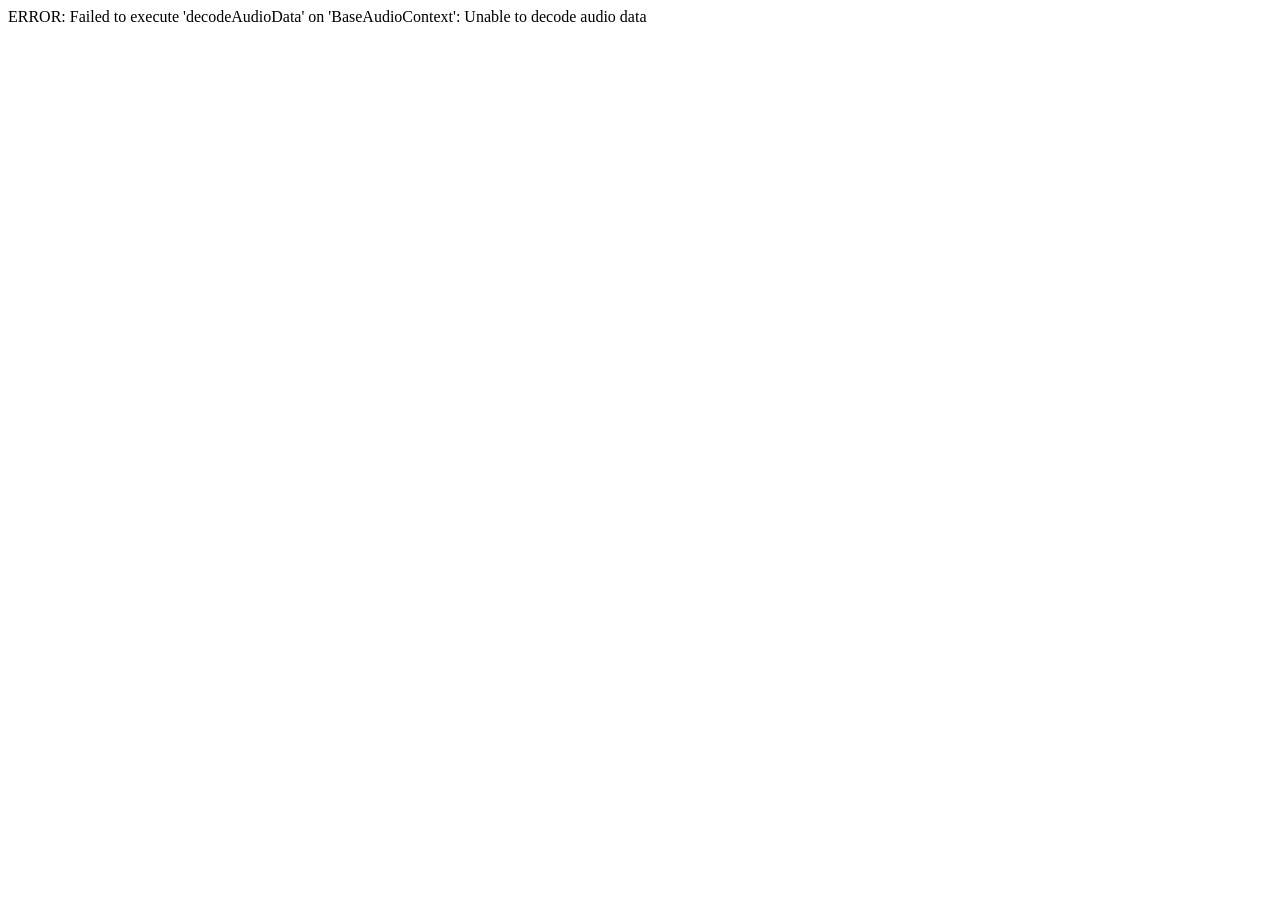
<file: inspect_audio.html>
<!DOCTYPE html>
<html>
<body>
<script src="locucao_base64.js"></script>
<div id="output">Processing...</div>
<script>
async function run() {
  try {
    const AudioContext = window.AudioContext || window.webkitAudioContext;
    const ctx = new AudioContext();
    const res = await fetch(window.USER_AUDIO_BASE64);
    const ab = await res.arrayBuffer();
    const audioBuf = await ctx.decodeAudioData(ab);
    
    const sampleRate = audioBuf.sampleRate;
    const duration = audioBuf.duration;
    const ch = audioBuf.getChannelData(0);

    // Analyze around 14s to 19s
    const stats = [];
    for (let t = 14.0; t <= 19.0; t += 0.2) {
      const idx = Math.floor(t * sampleRate);
      let maxAmp = 0;
      let sumSq = 0;
      const windowSize = Math.floor(0.2 * sampleRate);
      for (let i = 0; i < windowSize && idx + i < ch.length; i++) {
        const val = Math.abs(ch[idx + i]);
        if (val > maxAmp) maxAmp = val;
        sumSq += val * val;
      }
      const rms = Math.sqrt(sumSq / windowSize);
      stats.push({ t: t.toFixed(1), max: maxAmp.toFixed(3), rms: rms.toFixed(4) });
    }

    document.getElementById('output').innerText = JSON.stringify({
      duration: duration.toFixed(2),
      sampleRate: sampleRate,
      stats: stats
    });
  } catch (err) {
    document.getElementById('output').innerText = 'ERROR: ' + err.message;
  }
}
run();
</script>
</body>
</html>
</file>
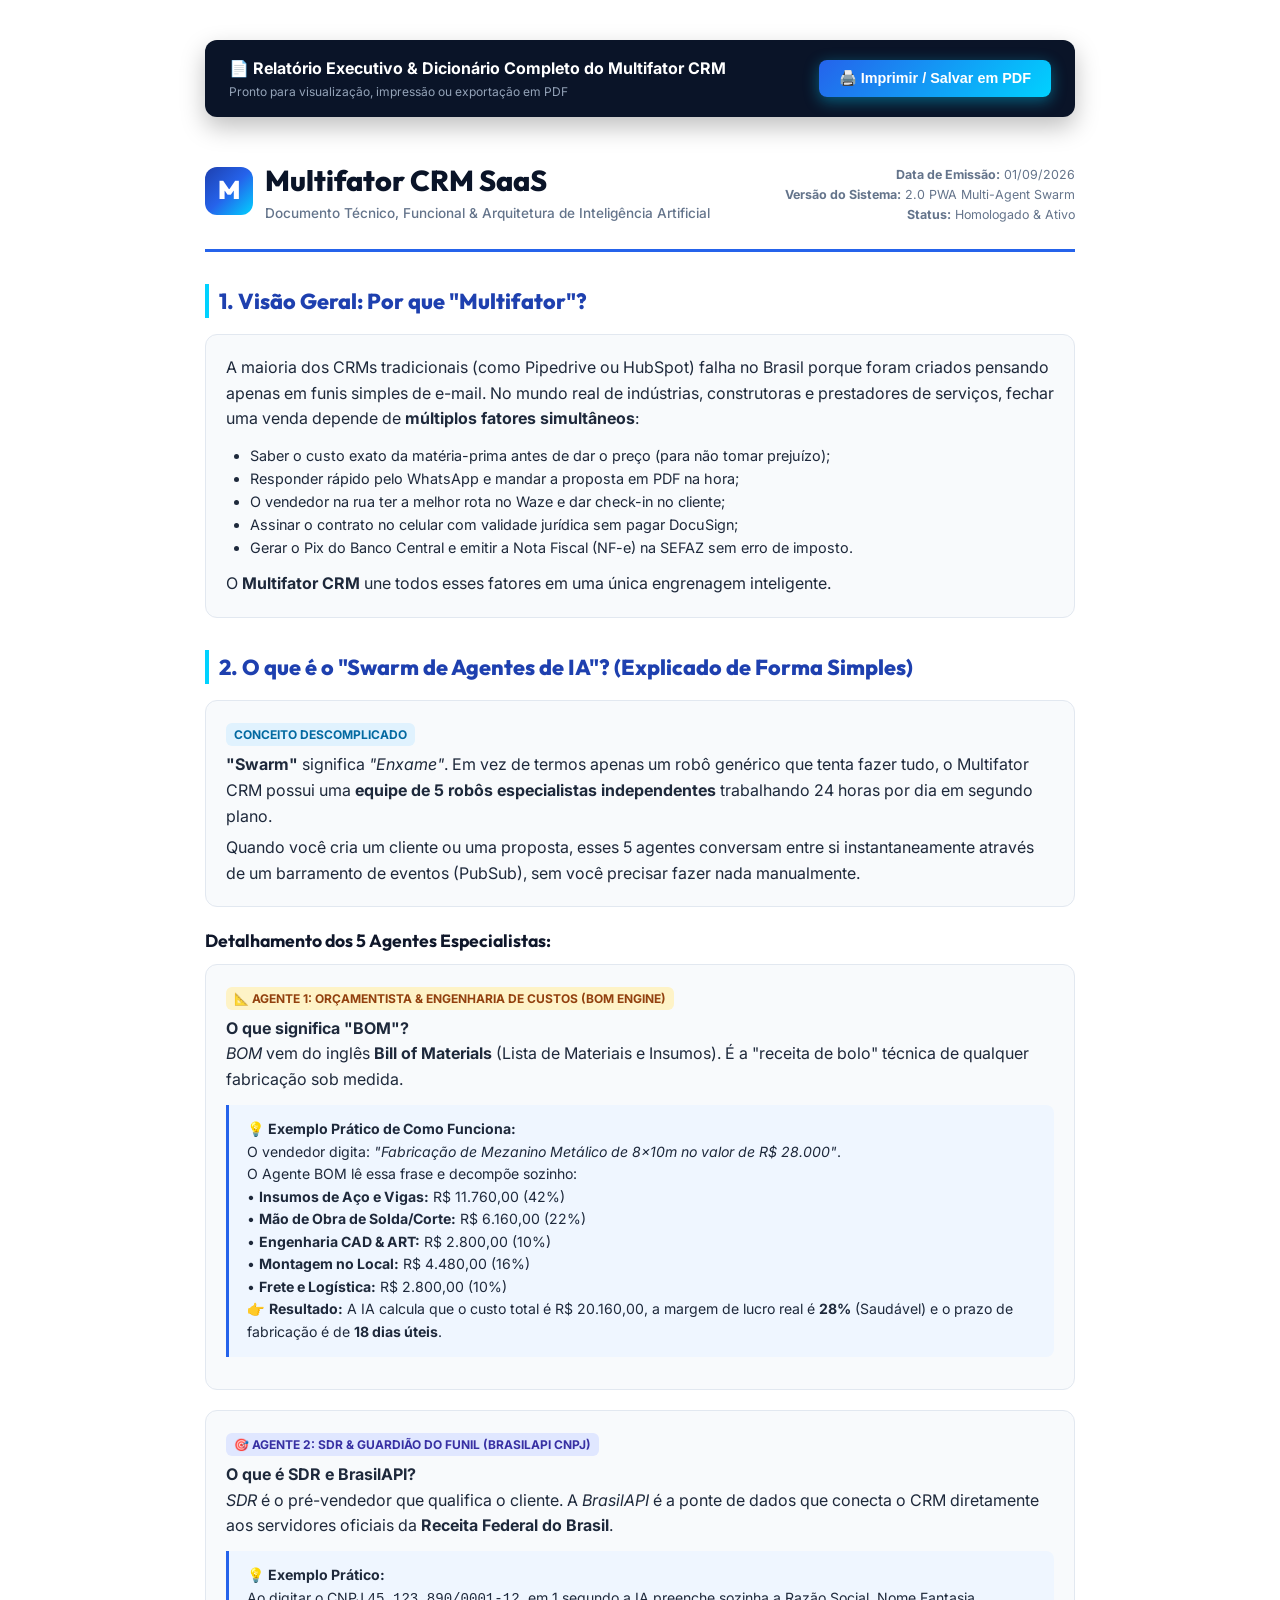
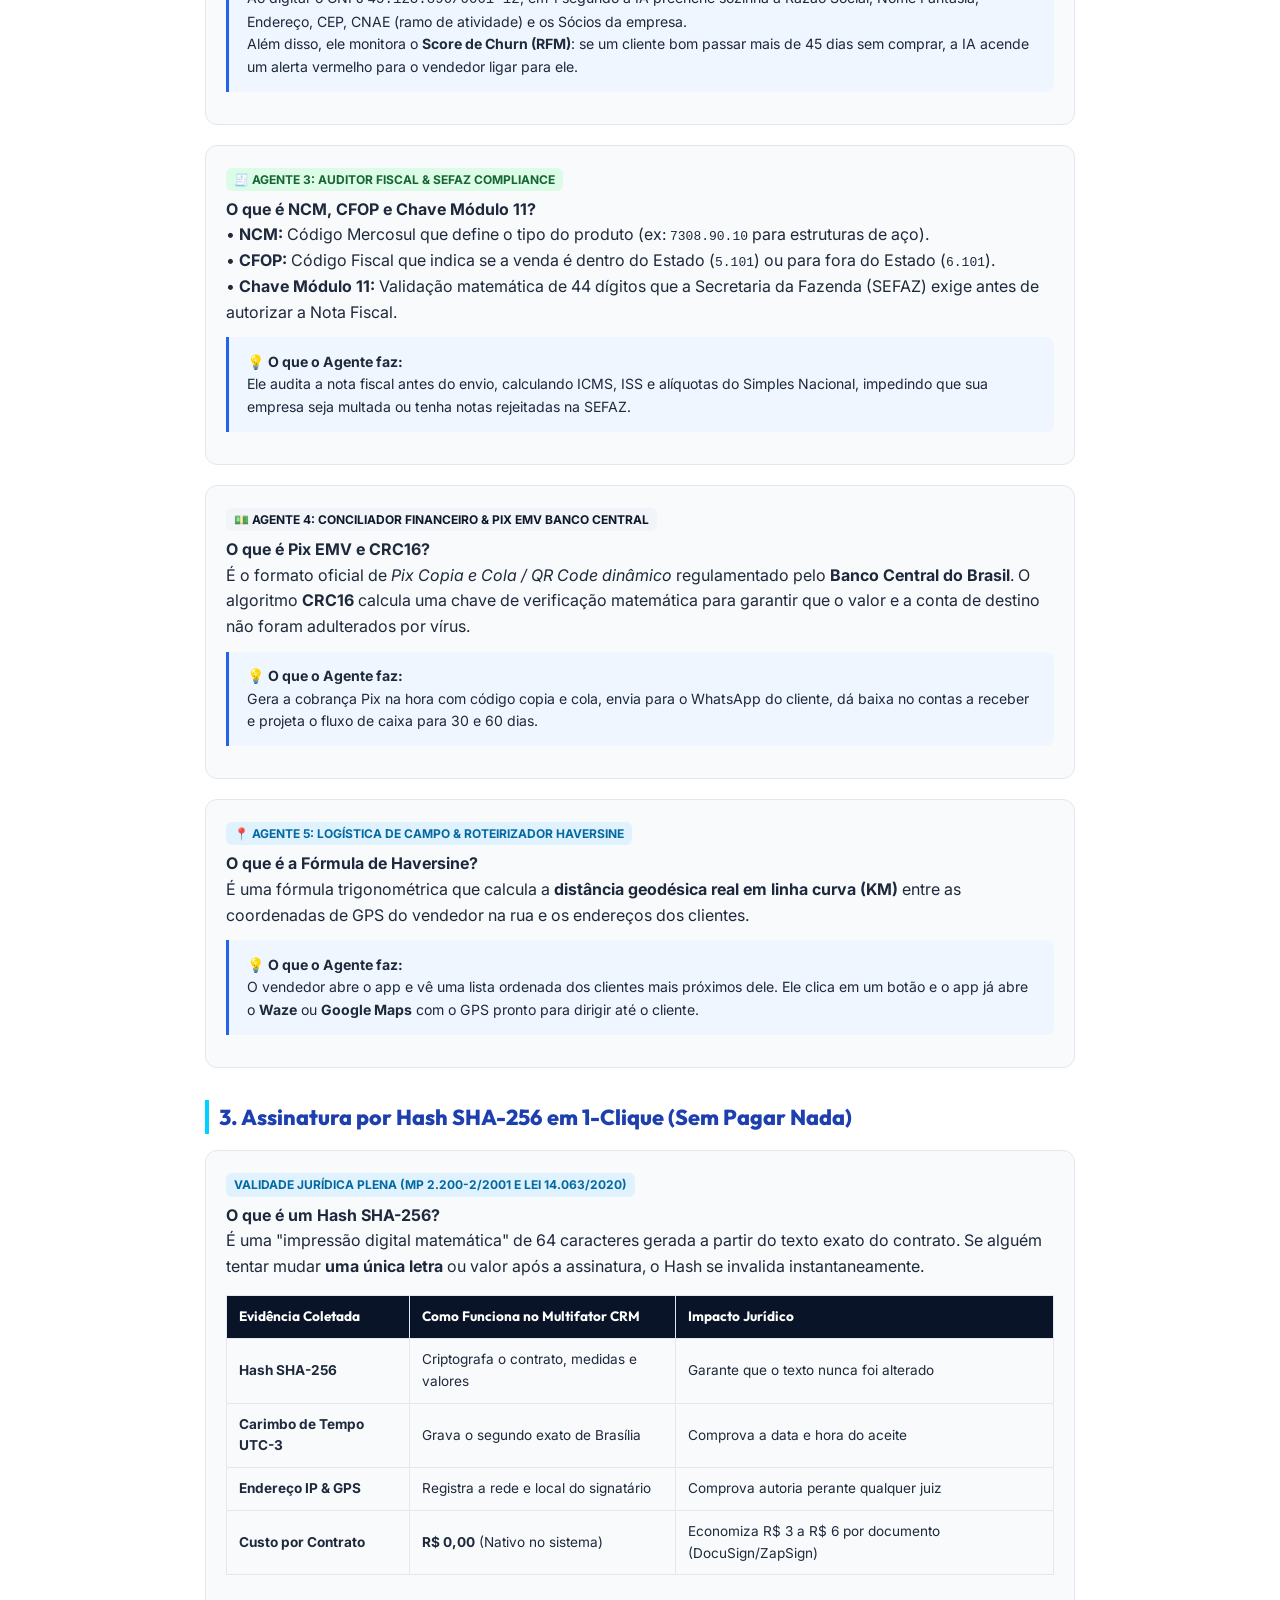
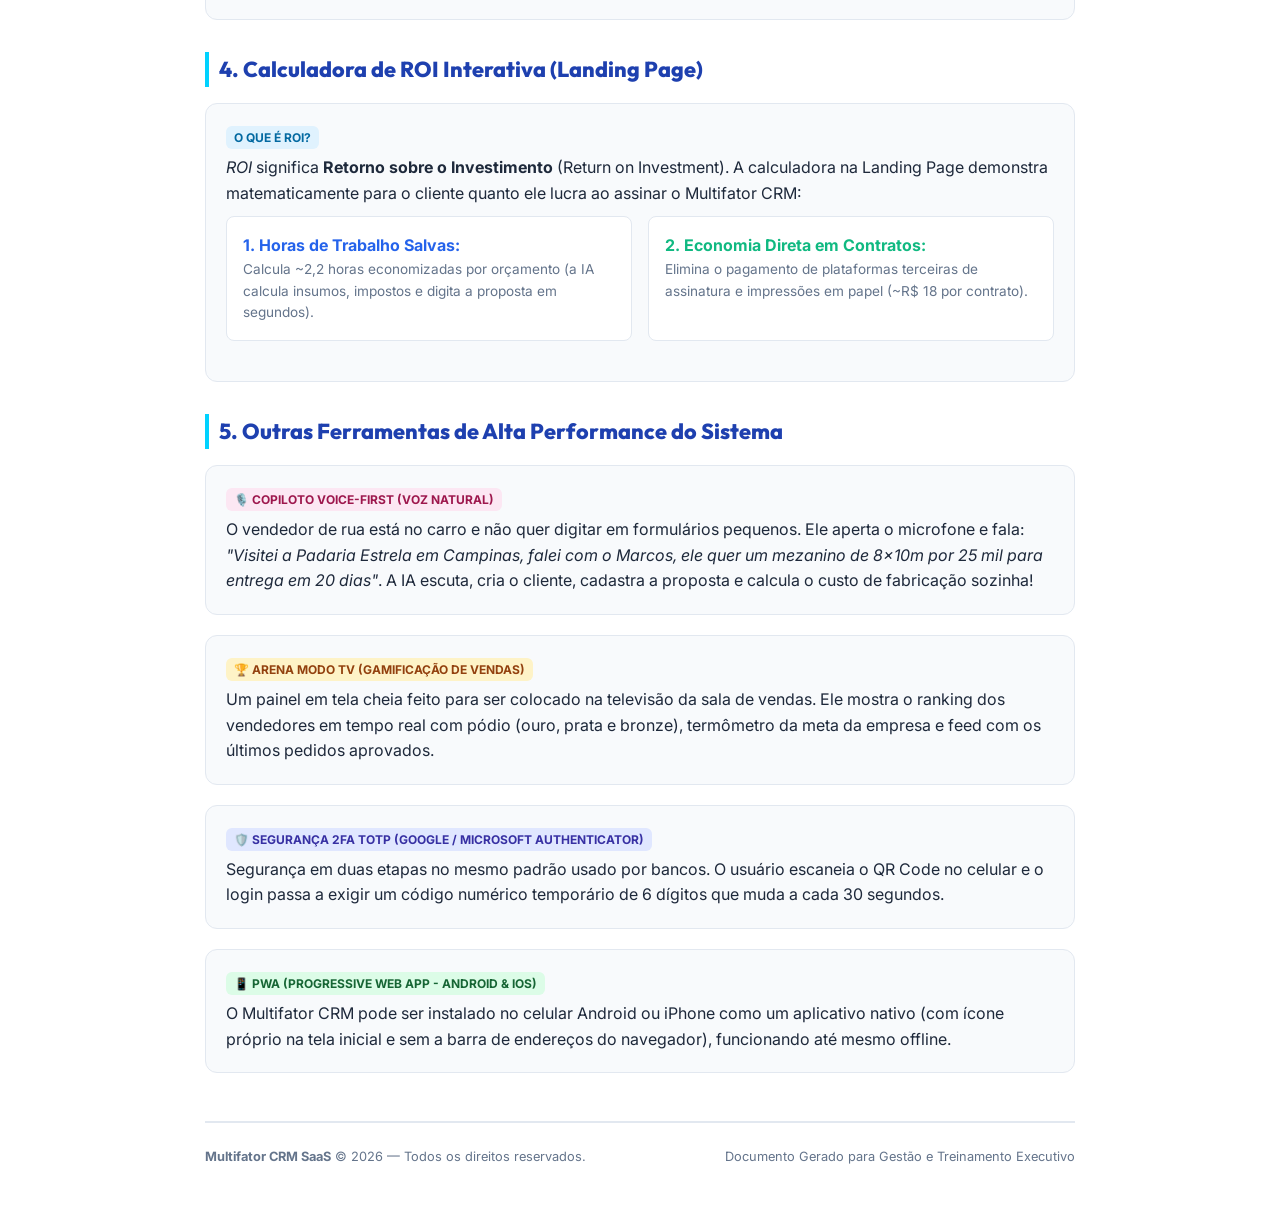
<file: relatorio_executivo_multifator_crm.html>
<!DOCTYPE html>
<html lang="pt-BR">
<head>
  <meta charset="UTF-8">
  <meta name="viewport" content="width=device-width, initial-scale=1.0">
  <title>Relatório Executivo & Manual Completo - Multifator CRM SaaS</title>
  
  <link rel="preconnect" href="https://fonts.googleapis.com">
  <link rel="preconnect" href="https://fonts.gstatic.com" crossorigin>
  <link href="https://fonts.googleapis.com/css2?family=Inter:wght@300;400;500;600;700;800&family=Outfit:wght@400;500;600;700;800;900&display=swap" rel="stylesheet">
  
  <style>
    :root {
      --primary: #1E40AF;
      --primary-dark: #0A1428;
      --accent-cyan: #00D2FF;
      --text-dark: #1E293B;
      --text-muted: #64748B;
      --bg-light: #F8FAFC;
      --border: #E2E8F0;
    }

    * { margin: 0; padding: 0; box-sizing: border-box; }
    
    body {
      font-family: 'Inter', sans-serif;
      color: var(--text-dark);
      background: #FFFFFF;
      line-height: 1.6;
      padding: 2.5rem;
      max-width: 950px;
      margin: 0 auto;
    }

    /* CONTROLES DE IMPRESSÃO / PDF */
    .no-print-bar {
      position: sticky;
      top: 0;
      background: #0A1428;
      color: #fff;
      padding: 1rem 1.5rem;
      border-radius: 12px;
      display: flex;
      justify-content: space-between;
      align-items: center;
      margin-bottom: 2.5rem;
      box-shadow: 0 10px 25px rgba(0,0,0,0.25);
      z-index: 1000;
    }

    .btn-print {
      background: linear-gradient(135deg, #2563EB, #00D2FF);
      color: #fff;
      border: none;
      padding: 0.65rem 1.25rem;
      border-radius: 8px;
      font-weight: 700;
      font-size: 0.9rem;
      cursor: pointer;
      display: flex;
      align-items: center;
      gap: 8px;
      box-shadow: 0 4px 15px rgba(0, 210, 255, 0.4);
    }

    .btn-print:hover { opacity: 0.95; }

    /* CABEÇALHO DO RELATÓRIO */
    .report-header {
      border-bottom: 3px solid #2563EB;
      padding-bottom: 1.5rem;
      margin-bottom: 2rem;
      display: flex;
      justify-content: space-between;
      align-items: flex-end;
    }

    .report-brand {
      display: flex;
      align-items: center;
      gap: 12px;
    }

    .report-logo {
      width: 48px;
      height: 48px;
      background: linear-gradient(135deg, #1E40AF, #2563EB, #00D2FF);
      border-radius: 12px;
      display: flex;
      align-items: center;
      justify-content: center;
      color: #fff;
      font-family: 'Outfit', sans-serif;
      font-weight: 900;
      font-size: 1.6rem;
    }

    .report-title-box h1 {
      font-family: 'Outfit', sans-serif;
      font-size: 1.8rem;
      font-weight: 800;
      color: #0A1428;
    }

    .report-title-box p {
      font-size: 0.85rem;
      color: var(--text-muted);
      font-weight: 500;
    }

    .report-meta {
      text-align: right;
      font-size: 0.78rem;
      color: var(--text-muted);
    }

    /* SEÇÕES E CARDS */
    h2.section-title {
      font-family: 'Outfit', sans-serif;
      font-size: 1.35rem;
      font-weight: 800;
      color: #1E40AF;
      margin: 2rem 0 1rem 0;
      border-left: 4px solid #00D2FF;
      padding-left: 10px;
    }

    h3.sub-title {
      font-family: 'Outfit', sans-serif;
      font-size: 1.1rem;
      font-weight: 700;
      color: #0F172A;
      margin: 1.25rem 0 0.5rem 0;
    }

    .card-explain {
      background: var(--bg-light);
      border: 1px solid var(--border);
      border-radius: 12px;
      padding: 1.25rem;
      margin-bottom: 1.25rem;
      page-break-inside: avoid;
    }

    .card-explain strong.tag {
      display: inline-block;
      background: #E0F2FE;
      color: #0369A1;
      padding: 2px 8px;
      border-radius: 6px;
      font-size: 0.75rem;
      font-weight: 700;
      margin-bottom: 6px;
      text-transform: uppercase;
    }

    .card-grid {
      display: grid;
      grid-template-columns: 1fr 1fr;
      gap: 1rem;
      margin-bottom: 1.25rem;
      page-break-inside: avoid;
    }

    .example-box {
      background: #EFF6FF;
      border-left: 3px solid #2563EB;
      padding: 0.85rem 1.1rem;
      border-radius: 0 8px 8px 0;
      margin: 0.75rem 0;
      font-size: 0.88rem;
    }

    .formula-badge {
      font-family: monospace;
      background: #1E293B;
      color: #38BDF8;
      padding: 3px 8px;
      border-radius: 6px;
      font-size: 0.8rem;
    }

    table.doc-table {
      width: 100%;
      border-collapse: collapse;
      margin: 1rem 0 1.5rem 0;
      font-size: 0.85rem;
      page-break-inside: avoid;
    }

    table.doc-table th, table.doc-table td {
      border: 1px solid var(--border);
      padding: 10px 12px;
      text-align: left;
    }

    table.doc-table th {
      background: #0A1428;
      color: #fff;
      font-family: 'Outfit', sans-serif;
      font-weight: 700;
    }

    table.doc-table tr:nth-child(even) {
      background: #F8FAFC;
    }

    /* REGRAS DE IMPRESSÃO */
    @media print {
      body { padding: 0; font-size: 11pt; color: #000; }
      .no-print-bar { display: none; }
      .card-explain, .card-grid, table.doc-table { page-break-inside: avoid; }
      a { text-decoration: none; color: #000; }
    }
  </style>
</head>
<body>

  <!-- BARRA DE CONTROLE PARA DOWNLOAD EM PDF -->
  <div class="no-print-bar">
    <div>
      <strong>📄 Relatório Executivo & Dicionário Completo do Multifator CRM</strong>
      <p style="font-size: 0.75rem; color: #94A3B8; margin: 0;">Pronto para visualização, impressão ou exportação em PDF</p>
    </div>
    <button class="btn-print" onclick="window.print()">
      🖨️ Imprimir / Salvar em PDF
    </button>
  </div>

  <!-- CABEÇALHO DO DOCUMENTO -->
  <header class="report-header">
    <div class="report-brand">
      <div class="report-logo">M</div>
      <div class="report-title-box">
        <h1>Multifator CRM SaaS</h1>
        <p>Documento Técnico, Funcional & Arquitetura de Inteligência Artificial</p>
      </div>
    </div>
    <div class="report-meta">
      <strong>Data de Emissão:</strong> 01/09/2026<br>
      <strong>Versão do Sistema:</strong> 2.0 PWA Multi-Agent Swarm<br>
      <strong>Status:</strong> Homologado & Ativo
    </div>
  </header>

  <!-- PARTE 1: VISÃO GERAL & CONCEITO -->
  <section>
    <h2 class="section-title">1. Visão Geral: Por que "Multifator"?</h2>
    <div class="card-explain">
      <p>
        A maioria dos CRMs tradicionais (como Pipedrive ou HubSpot) falha no Brasil porque foram criados pensando apenas em funis simples de e-mail. No mundo real de indústrias, construtoras e prestadores de serviços, fechar uma venda depende de <strong>múltiplos fatores simultâneos</strong>:
      </p>
      <ul style="margin: 0.75rem 0 0.75rem 1.5rem; font-size: 0.9rem;">
        <li>Saber o custo exato da matéria-prima antes de dar o preço (para não tomar prejuízo);</li>
        <li>Responder rápido pelo WhatsApp e mandar a proposta em PDF na hora;</li>
        <li>O vendedor na rua ter a melhor rota no Waze e dar check-in no cliente;</li>
        <li>Assinar o contrato no celular com validade jurídica sem pagar DocuSign;</li>
        <li>Gerar o Pix do Banco Central e emitir a Nota Fiscal (NF-e) na SEFAZ sem erro de imposto.</li>
      </ul>
      <p>
        O <strong>Multifator CRM</strong> une todos esses fatores em uma única engrenagem inteligente.
      </p>
    </div>
  </section>

  <!-- PARTE 2: O QUE É O SWARM DE AGENTES DE IA? -->
  <section>
    <h2 class="section-title">2. O que é o "Swarm de Agentes de IA"? (Explicado de Forma Simples)</h2>
    <div class="card-explain">
      <strong class="tag">Conceito Descomplicado</strong>
      <p>
        <strong>"Swarm"</strong> significa <em>"Enxame"</em>. Em vez de termos apenas um robô genérico que tenta fazer tudo, o Multifator CRM possui uma <strong>equipe de 5 robôs especialistas independentes</strong> trabalhando 24 horas por dia em segundo plano.
      </p>
      <p style="margin-top: 6px;">
        Quando você cria um cliente ou uma proposta, esses 5 agentes conversam entre si instantaneamente através de um barramento de eventos (PubSub), sem você precisar fazer nada manualmente.
      </p>
    </div>

    <h3 class="sub-title">Detalhamento dos 5 Agentes Especialistas:</h3>

    <!-- AGENTE 1: BOM -->
    <div class="card-explain">
      <strong class="tag" style="background: #FEF3C7; color: #92400E;">📐 Agente 1: Orçamentista & Engenharia de Custos (BOM Engine)</strong>
      <p><strong>O que significa "BOM"?</strong></p>
      <p><em>BOM</em> vem do inglês <strong>Bill of Materials</strong> (Lista de Materiais e Insumos). É a "receita de bolo" técnica de qualquer fabricação sob medida.</p>
      
      <div class="example-box">
        <strong>💡 Exemplo Prático de Como Funciona:</strong><br>
        O vendedor digita: <em>"Fabricação de Mezanino Metálico de 8x10m no valor de R$ 28.000"</em>.<br>
        O Agente BOM lê essa frase e decompõe sozinho:<br>
        • <strong>Insumos de Aço e Vigas:</strong> R$ 11.760,00 (42%)<br>
        • <strong>Mão de Obra de Solda/Corte:</strong> R$ 6.160,00 (22%)<br>
        • <strong>Engenharia CAD & ART:</strong> R$ 2.800,00 (10%)<br>
        • <strong>Montagem no Local:</strong> R$ 4.480,00 (16%)<br>
        • <strong>Frete e Logística:</strong> R$ 2.800,00 (10%)<br>
        👉 <strong>Resultado:</strong> A IA calcula que o custo total é R$ 20.160,00, a margem de lucro real é <strong>28%</strong> (Saudável) e o prazo de fabricação é de <strong>18 dias úteis</strong>.
      </div>
    </div>

    <!-- AGENTE 2: SDR & BRASILAPI -->
    <div class="card-explain">
      <strong class="tag" style="background: #E0E7FF; color: #3730A3;">🎯 Agente 2: SDR & Guardião do Funil (BrasilAPI CNPJ)</strong>
      <p><strong>O que é SDR e BrasilAPI?</strong></p>
      <p><em>SDR</em> é o pré-vendedor que qualifica o cliente. A <em>BrasilAPI</em> é a ponte de dados que conecta o CRM diretamente aos servidores oficiais da <strong>Receita Federal do Brasil</strong>.</p>
      
      <div class="example-box">
        <strong>💡 Exemplo Prático:</strong><br>
        Ao digitar o CNPJ <code>45.123.890/0001-12</code>, em 1 segundo a IA preenche sozinha a Razão Social, Nome Fantasia, Endereço, CEP, CNAE (ramo de atividade) e os Sócios da empresa.<br>
        Além disso, ele monitora o <strong>Score de Churn (RFM)</strong>: se um cliente bom passar mais de 45 dias sem comprar, a IA acende um alerta vermelho para o vendedor ligar para ele.
      </div>
    </div>

    <!-- AGENTE 3: FISCAL & SEFAZ -->
    <div class="card-explain">
      <strong class="tag" style="background: #DCFCE7; color: #166534;">🧾 Agente 3: Auditor Fiscal & SEFAZ Compliance</strong>
      <p><strong>O que é NCM, CFOP e Chave Módulo 11?</strong></p>
      <p>
        • <strong>NCM:</strong> Código Mercosul que define o tipo do produto (ex: <code>7308.90.10</code> para estruturas de aço).<br>
        • <strong>CFOP:</strong> Código Fiscal que indica se a venda é dentro do Estado (<code>5.101</code>) ou para fora do Estado (<code>6.101</code>).<br>
        • <strong>Chave Módulo 11:</strong> Validação matemática de 44 dígitos que a Secretaria da Fazenda (SEFAZ) exige antes de autorizar a Nota Fiscal.
      </p>
      
      <div class="example-box">
        <strong>💡 O que o Agente faz:</strong><br>
        Ele audita a nota fiscal antes do envio, calculando ICMS, ISS e alíquotas do Simples Nacional, impedindo que sua empresa seja multada ou tenha notas rejeitadas na SEFAZ.
      </div>
    </div>

    <!-- AGENTE 4: FINANCEIRO & PIX EMV -->
    <div class="card-explain">
      <strong class="tag" style="background: #F1F5F9; color: #0F172A;">💵 Agente 4: Conciliador Financeiro & Pix EMV Banco Central</strong>
      <p><strong>O que é Pix EMV e CRC16?</strong></p>
      <p>
        É o formato oficial de <em>Pix Copia e Cola / QR Code dinâmico</em> regulamentado pelo <strong>Banco Central do Brasil</strong>. O algoritmo <strong>CRC16</strong> calcula uma chave de verificação matemática para garantir que o valor e a conta de destino não foram adulterados por vírus.
      </p>
      
      <div class="example-box">
        <strong>💡 O que o Agente faz:</strong><br>
        Gera a cobrança Pix na hora com código copia e cola, envia para o WhatsApp do cliente, dá baixa no contas a receber e projeta o fluxo de caixa para 30 e 60 dias.
      </div>
    </div>

    <!-- AGENTE 5: LOGÍSTICA & HAVERSINE -->
    <div class="card-explain">
      <strong class="tag" style="background: #E0F2FE; color: #0369A1;">📍 Agente 5: Logística de Campo & Roteirizador Haversine</strong>
      <p><strong>O que é a Fórmula de Haversine?</strong></p>
      <p>
        É uma fórmula trigonométrica que calcula a <strong>distância geodésica real em linha curva (KM)</strong> entre as coordenadas de GPS do vendedor na rua e os endereços dos clientes.
      </p>
      
      <div class="example-box">
        <strong>💡 O que o Agente faz:</strong><br>
        O vendedor abre o app e vê uma lista ordenada dos clientes mais próximos dele. Ele clica em um botão e o app já abre o <strong>Waze</strong> ou <strong>Google Maps</strong> com o GPS pronto para dirigir até o cliente.
      </div>
    </div>
  </section>

  <!-- PARTE 3: ASSINATURA HASH SHA-256 (VALIDADE JURÍDICA) -->
  <section>
    <h2 class="section-title">3. Assinatura por Hash SHA-256 em 1-Clique (Sem Pagar Nada)</h2>
    <div class="card-explain">
      <strong class="tag">Validade Jurídica Plena (MP 2.200-2/2001 e Lei 14.063/2020)</strong>
      <p>
        <strong>O que é um Hash SHA-256?</strong><br>
        É uma "impressão digital matemática" de 64 caracteres gerada a partir do texto exato do contrato. Se alguém tentar mudar <strong>uma única letra</strong> ou valor após a assinatura, o Hash se invalida instantaneamente.
      </p>
      
      <table class="doc-table">
        <thead>
          <tr>
            <th>Evidência Coletada</th>
            <th>Como Funciona no Multifator CRM</th>
            <th>Impacto Jurídico</th>
          </tr>
        </thead>
        <tbody>
          <tr>
            <td><strong>Hash SHA-256</strong></td>
            <td>Criptografa o contrato, medidas e valores</td>
            <td>Garante que o texto nunca foi alterado</td>
          </tr>
          <tr>
            <td><strong>Carimbo de Tempo UTC-3</strong></td>
            <td>Grava o segundo exato de Brasília</td>
            <td>Comprova a data e hora do aceite</td>
          </tr>
          <tr>
            <td><strong>Endereço IP & GPS</strong></td>
            <td>Registra a rede e local do signatário</td>
            <td>Comprova autoria perante qualquer juiz</td>
          </tr>
          <tr>
            <td><strong>Custo por Contrato</strong></td>
            <td><strong>R$ 0,00</strong> (Nativo no sistema)</td>
            <td>Economiza R$ 3 a R$ 6 por documento (DocuSign/ZapSign)</td>
          </tr>
        </tbody>
      </table>
    </div>
  </section>

  <!-- PARTE 4: CALCULADORA DE ROI -->
  <section>
    <h2 class="section-title">4. Calculadora de ROI Interativa (Landing Page)</h2>
    <div class="card-explain">
      <strong class="tag">O que é ROI?</strong>
      <p><em>ROI</em> significa <strong>Retorno sobre o Investimento</strong> (Return on Investment). A calculadora na Landing Page demonstra matematicamente para o cliente quanto ele lucra ao assinar o Multifator CRM:</p>
      
      <div class="card-grid" style="margin-top: 10px;">
        <div style="background: #fff; border: 1px solid var(--border); padding: 1rem; border-radius: 8px;">
          <strong style="color: #2563EB;">1. Horas de Trabalho Salvas:</strong>
          <p style="font-size: 0.85rem; color: var(--text-muted);">Calcula ~2,2 horas economizadas por orçamento (a IA calcula insumos, impostos e digita a proposta em segundos).</p>
        </div>
        <div style="background: #fff; border: 1px solid var(--border); padding: 1rem; border-radius: 8px;">
          <strong style="color: #10B981;">2. Economia Direta em Contratos:</strong>
          <p style="font-size: 0.85rem; color: var(--text-muted);">Elimina o pagamento de plataformas terceiras de assinatura e impressões em papel (~R$ 18 por contrato).</p>
        </div>
      </div>
    </div>
  </section>

  <!-- PARTE 5: FERRAMENTAS DO DIA A DIA -->
  <section>
    <h2 class="section-title">5. Outras Ferramentas de Alta Performance do Sistema</h2>
    
    <div class="card-explain">
      <strong class="tag" style="background: #FCE7F3; color: #9D174D;">🎙️ Copiloto Voice-First (Voz Natural)</strong>
      <p>
        O vendedor de rua está no carro e não quer digitar em formulários pequenos. Ele aperta o microfone e fala: <em>"Visitei a Padaria Estrela em Campinas, falei com o Marcos, ele quer um mezanino de 8x10m por 25 mil para entrega em 20 dias"</em>. A IA escuta, cria o cliente, cadastra a proposta e calcula o custo de fabricação sozinha!
      </p>
    </div>

    <div class="card-explain">
      <strong class="tag" style="background: #FEF3C7; color: #92400E;">🏆 Arena Modo TV (Gamificação de Vendas)</strong>
      <p>
        Um painel em tela cheia feito para ser colocado na televisão da sala de vendas. Ele mostra o ranking dos vendedores em tempo real com pódio (ouro, prata e bronze), termômetro da meta da empresa e feed com os últimos pedidos aprovados.
      </p>
    </div>

    <div class="card-explain">
      <strong class="tag" style="background: #E0E7FF; color: #3730A3;">🛡️ Segurança 2FA TOTP (Google / Microsoft Authenticator)</strong>
      <p>
        Segurança em duas etapas no mesmo padrão usado por bancos. O usuário escaneia o QR Code no celular e o login passa a exigir um código numérico temporário de 6 dígitos que muda a cada 30 segundos.
      </p>
    </div>

    <div class="card-explain">
      <strong class="tag" style="background: #DCFCE7; color: #166534;">📱 PWA (Progressive Web App - Android & iOS)</strong>
      <p>
        O Multifator CRM pode ser instalado no celular Android ou iPhone como um aplicativo nativo (com ícone próprio na tela inicial e sem a barra de endereços do navegador), funcionando até mesmo offline.
      </p>
    </div>
  </section>

  <!-- RODAPÉ FINAL DO RELATÓRIO -->
  <footer style="border-top: 2px solid var(--border); padding-top: 1.5rem; margin-top: 3rem; display: flex; justify-content: space-between; align-items: center; font-size: 0.8rem; color: var(--text-muted);">
    <div>
      <strong>Multifator CRM SaaS</strong> &copy; 2026 — Todos os direitos reservados.
    </div>
    <div>
      Documento Gerado para Gestão e Treinamento Executivo
    </div>
  </footer>

</body>
</html>
</file>
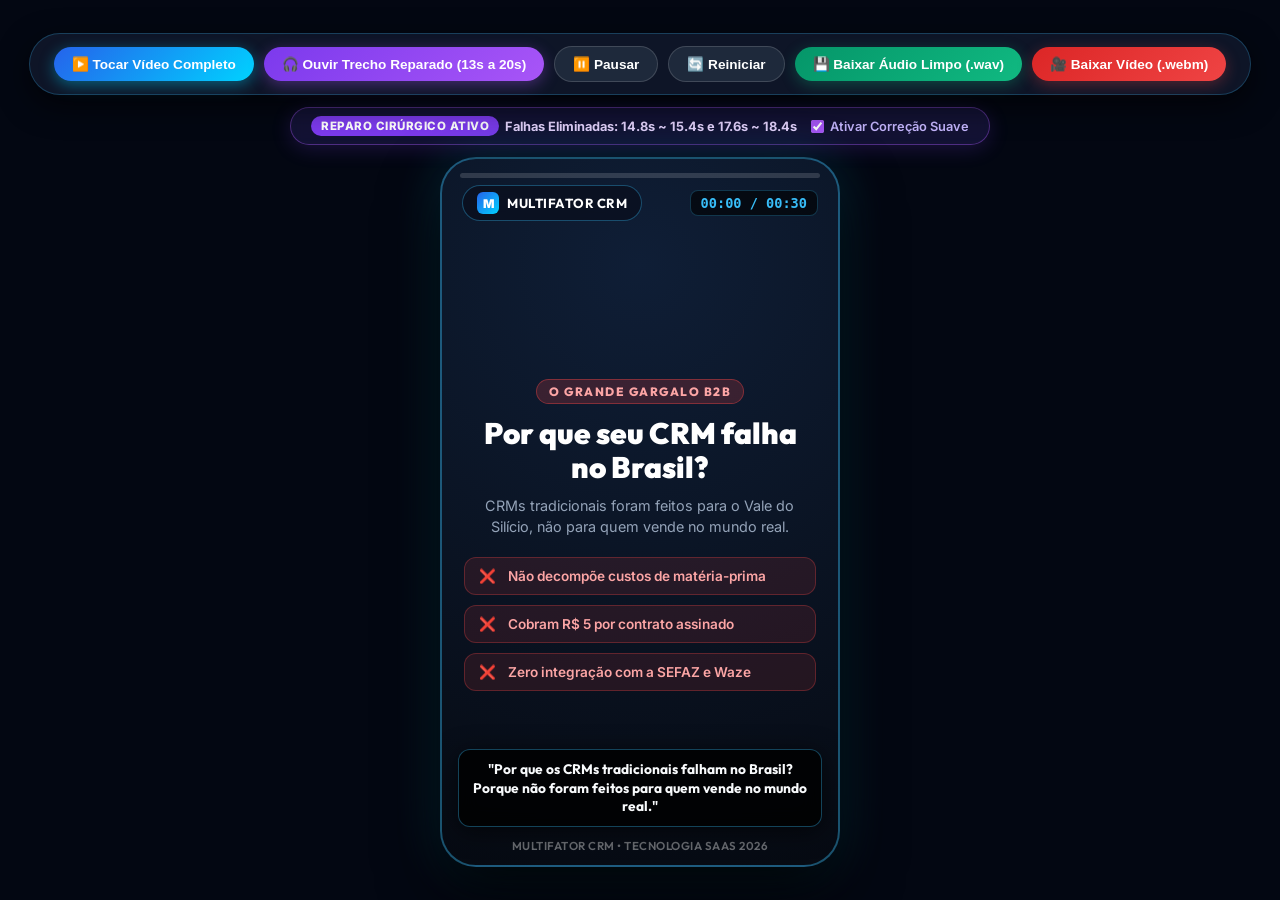
<file: video_30s_multifator.html>
<!DOCTYPE html>
<html lang="pt-BR">
<head>
  <meta charset="UTF-8">
  <meta name="viewport" content="width=device-width, initial-scale=1.0">
  <title>Vídeo Teaser 30s - Multifator CRM (Voz Reparada 15s e 18s)</title>
  <link rel="preconnect" href="https://fonts.googleapis.com">
  <link rel="preconnect" href="https://fonts.gstatic.com" crossorigin>
  <link href="https://fonts.googleapis.com/css2?family=Outfit:wght@400;600;700;800;900&family=Inter:wght@400;500;600;700;800&display=swap" rel="stylesheet">
  
  <!-- Carrega a locução enviada pelo usuário em Base64 -->
  <script src="locucao_base64.js"></script>

  <style>
    :root {
      --bg: #070B14;
      --card-bg: rgba(15, 23, 42, 0.9);
      --primary: #2563EB;
      --cyan: #00D2FF;
      --emerald: #10B981;
      --amber: #F59E0B;
      --rose: #EF4444;
      --border: rgba(56, 189, 248, 0.25);
    }

    * { margin: 0; padding: 0; box-sizing: border-box; }

    body {
      background: #030712;
      color: #fff;
      font-family: 'Inter', sans-serif;
      min-height: 100vh;
      display: flex;
      flex-direction: column;
      align-items: center;
      justify-content: center;
      padding: 1.5rem 1rem;
      overflow-x: hidden;
    }

    /* BARRA SUPERIOR DE CONTROLES DO ESTÚDIO */
    .top-controls {
      display: flex;
      flex-wrap: wrap;
      justify-content: center;
      align-items: center;
      gap: 10px;
      margin-bottom: 0.75rem;
      background: rgba(15, 23, 42, 0.95);
      padding: 12px 24px;
      border-radius: 9999px;
      border: 1px solid var(--border);
      backdrop-filter: blur(12px);
      box-shadow: 0 10px 30px rgba(0,0,0,0.6);
      z-index: 100;
    }

    .btn-ctrl {
      background: #1E293B;
      color: #fff;
      border: 1px solid rgba(255,255,255,0.15);
      padding: 9px 18px;
      border-radius: 20px;
      font-size: 0.85rem;
      font-weight: 700;
      cursor: pointer;
      display: inline-flex;
      align-items: center;
      gap: 7px;
      transition: all 0.2s;
    }

    .btn-ctrl:hover {
      background: var(--primary);
      border-color: var(--cyan);
      box-shadow: 0 0 15px rgba(0, 210, 255, 0.4);
      transform: translateY(-1px);
    }

    .btn-ctrl.btn-play-clean {
      background: linear-gradient(135deg, #2563EB, #00D2FF);
      color: #fff;
      border: none;
      box-shadow: 0 4px 15px rgba(0, 210, 255, 0.4);
    }

    .btn-ctrl.btn-spotlight {
      background: linear-gradient(135deg, #7C3AED, #A855F7);
      border: none;
      box-shadow: 0 4px 15px rgba(168, 85, 247, 0.35);
    }

    .btn-ctrl.btn-export-audio {
      background: linear-gradient(135deg, #059669, #10B981);
      border: none;
      box-shadow: 0 4px 15px rgba(16, 185, 129, 0.3);
    }

    .btn-ctrl.btn-record-video {
      background: linear-gradient(135deg, #DC2626, #EF4444);
      border: none;
      box-shadow: 0 4px 15px rgba(239, 68, 68, 0.3);
    }

    .btn-ctrl.recording {
      animation: pulseRecord 1s infinite alternate;
    }

    @keyframes pulseRecord {
      0% { opacity: 0.8; transform: scale(0.98); }
      100% { opacity: 1; transform: scale(1.03); box-shadow: 0 0 25px rgba(239, 68, 68, 0.9); }
    }

    /* PAINEL DE CONTROLE DE REPARO CIRÚRGICO (15s e 18s) */
    .repair-panel {
      display: flex;
      align-items: center;
      gap: 14px;
      background: rgba(30, 27, 75, 0.6);
      border: 1px solid rgba(168, 85, 247, 0.4);
      padding: 8px 20px;
      border-radius: 9999px;
      margin-bottom: 12px;
      font-size: 0.8rem;
      backdrop-filter: blur(8px);
      box-shadow: 0 4px 20px rgba(124, 58, 237, 0.2);
    }

    .repair-status {
      display: flex;
      align-items: center;
      gap: 6px;
      font-weight: 700;
      color: #E9D5FF;
    }

    .repair-pill {
      background: #7C3AED;
      color: #fff;
      padding: 3px 10px;
      border-radius: 12px;
      font-weight: 800;
      font-size: 0.72rem;
      text-transform: uppercase;
      letter-spacing: 0.5px;
    }

    .toggle-switch {
      display: flex;
      align-items: center;
      gap: 6px;
      cursor: pointer;
      user-select: none;
      color: #C4B5FD;
      font-weight: 600;
    }

    .toggle-switch input {
      accent-color: #A855F7;
      cursor: pointer;
    }

    /* MOLDURA DO VÍDEO (FORMATO 9:16 VERTICAL / REELS / SHORTS) */
    .video-viewport {
      width: 400px;
      height: 710px;
      max-width: 100%;
      background: radial-gradient(circle at 50% 15%, #0F1E36 0%, #060A12 100%);
      border-radius: 36px;
      border: 2px solid rgba(56, 189, 248, 0.4);
      box-shadow: 0 25px 60px rgba(0,0,0,0.85), 0 0 50px rgba(0, 210, 255, 0.2);
      position: relative;
      overflow: hidden;
      display: flex;
      flex-direction: column;
    }

    /* BARRA DE PROGRESSO */
    .progress-bar-container {
      position: absolute;
      top: 14px;
      left: 18px;
      right: 18px;
      height: 5px;
      background: rgba(255, 255, 255, 0.15);
      border-radius: 9999px;
      overflow: hidden;
      z-index: 50;
    }

    .progress-bar-fill {
      height: 100%;
      width: 0%;
      background: linear-gradient(90deg, #2563EB, #00D2FF, #10B981);
      box-shadow: 0 0 12px #00D2FF;
      transition: width 0.1s linear;
    }

    /* CABEÇALHO DO VÍDEO */
    .video-header {
      position: absolute;
      top: 26px;
      left: 20px;
      right: 20px;
      display: flex;
      justify-content: space-between;
      align-items: center;
      z-index: 50;
    }

    .brand-pill {
      display: flex;
      align-items: center;
      gap: 8px;
      background: rgba(10, 16, 30, 0.8);
      padding: 6px 14px;
      border-radius: 9999px;
      border: 1px solid rgba(56, 189, 248, 0.35);
      backdrop-filter: blur(8px);
    }

    .brand-pill .logo-box {
      width: 22px;
      height: 22px;
      border-radius: 6px;
      background: linear-gradient(135deg, #2563EB, #00D2FF);
      display: flex;
      align-items: center;
      justify-content: center;
      font-weight: 900;
      font-size: 0.75rem;
    }

    .brand-pill span {
      font-family: 'Outfit', sans-serif;
      font-weight: 700;
      font-size: 0.82rem;
      letter-spacing: 0.5px;
    }

    .time-badge {
      font-family: monospace;
      font-size: 0.85rem;
      font-weight: 800;
      color: #38BDF8;
      background: rgba(0,0,0,0.6);
      padding: 4px 10px;
      border-radius: 8px;
      border: 1px solid rgba(56, 189, 248, 0.25);
    }

    /* CONTAINER DAS CENAS */
    .scenes-wrapper {
      flex: 1;
      position: relative;
      width: 100%;
      height: 100%;
      padding: 70px 22px 24px 22px;
      display: flex;
      flex-direction: column;
    }

    .scene {
      position: absolute;
      inset: 70px 22px 24px 22px;
      display: flex;
      flex-direction: column;
      justify-content: center;
      align-items: center;
      opacity: 0;
      transform: scale(0.92) translateY(20px);
      pointer-events: none;
      transition: all 0.5s cubic-bezier(0.16, 1, 0.3, 1);
    }

    .scene.active {
      opacity: 1;
      transform: scale(1) translateY(0);
      pointer-events: auto;
    }

    .scene-tag {
      font-family: 'Outfit', sans-serif;
      font-size: 0.75rem;
      font-weight: 800;
      text-transform: uppercase;
      letter-spacing: 1.5px;
      padding: 4px 12px;
      border-radius: 9999px;
      margin-bottom: 12px;
      display: inline-block;
    }

    .scene-title {
      font-family: 'Outfit', sans-serif;
      font-size: 1.85rem;
      font-weight: 900;
      line-height: 1.15;
      text-align: center;
      margin-bottom: 12px;
    }

    .scene-sub {
      font-size: 0.9rem;
      color: #94A3B8;
      text-align: center;
      line-height: 1.45;
      margin-bottom: 20px;
      max-width: 90%;
    }

    /* CAIXA DE LEGENDAS DINÂMICAS */
    .voice-captions-box {
      position: absolute;
      bottom: 38px;
      left: 16px;
      right: 16px;
      background: rgba(0, 0, 0, 0.82);
      border: 1px solid rgba(56, 189, 248, 0.35);
      padding: 10px 14px;
      border-radius: 12px;
      backdrop-filter: blur(10px);
      text-align: center;
      z-index: 60;
      box-shadow: 0 4px 25px rgba(0,0,0,0.6);
    }

    .voice-captions-text {
      font-family: 'Outfit', sans-serif;
      font-size: 0.86rem;
      font-weight: 700;
      color: #F8FAFC;
      line-height: 1.35;
    }

    /* CARDS DAS CENAS */
    .pain-box {
      width: 100%;
      display: flex;
      flex-direction: column;
      gap: 10px;
    }

    .pain-item {
      background: rgba(239, 68, 68, 0.12);
      border: 1px solid rgba(239, 68, 68, 0.3);
      padding: 10px 14px;
      border-radius: 12px;
      display: flex;
      align-items: center;
      gap: 12px;
      font-size: 0.85rem;
      font-weight: 600;
      color: #FCA5A5;
    }

    .agent-grid {
      display: flex;
      flex-direction: column;
      gap: 8px;
      width: 100%;
    }

    .agent-row {
      background: var(--card-bg);
      border: 1px solid var(--border);
      padding: 10px 14px;
      border-radius: 14px;
      display: flex;
      align-items: center;
      justify-content: space-between;
      backdrop-filter: blur(10px);
      box-shadow: 0 4px 15px rgba(0,0,0,0.3);
    }

    .agent-row .left {
      display: flex;
      align-items: center;
      gap: 10px;
    }

    .agent-row .icon {
      width: 32px;
      height: 32px;
      border-radius: 8px;
      display: flex;
      align-items: center;
      justify-content: center;
      font-size: 1rem;
    }

    .agent-row .title {
      font-family: 'Outfit', sans-serif;
      font-weight: 700;
      font-size: 0.85rem;
    }

    .agent-row .badge {
      font-size: 0.7rem;
      font-weight: 800;
      padding: 3px 8px;
      border-radius: 6px;
    }

    .cert-card {
      background: linear-gradient(135deg, rgba(16, 185, 129, 0.15), rgba(6, 78, 59, 0.4));
      border: 1px solid rgba(16, 185, 129, 0.4);
      padding: 18px;
      border-radius: 20px;
      width: 100%;
      text-align: center;
      box-shadow: 0 10px 30px rgba(16, 185, 129, 0.2);
    }

    .hash-badge {
      font-family: monospace;
      font-size: 0.7rem;
      color: #6EE7B7;
      background: rgba(0,0,0,0.5);
      padding: 6px 10px;
      border-radius: 8px;
      margin: 10px 0;
      word-break: break-all;
    }

    .price-zero {
      font-family: 'Outfit', sans-serif;
      font-size: 2.2rem;
      font-weight: 900;
      color: #34D399;
      line-height: 1;
      margin: 6px 0;
    }

    .voice-pulse-box {
      width: 80px;
      height: 80px;
      border-radius: 50%;
      background: linear-gradient(135deg, #2563EB, #00D2FF);
      display: flex;
      align-items: center;
      justify-content: center;
      font-size: 2.2rem;
      margin-bottom: 16px;
      box-shadow: 0 0 35px rgba(0, 210, 255, 0.6);
      animation: pulseMic 1.2s infinite;
    }

    @keyframes pulseMic {
      0% { transform: scale(0.95); box-shadow: 0 0 20px rgba(0,210,255,0.4); }
      50% { transform: scale(1.08); box-shadow: 0 0 45px rgba(0,210,255,0.8); }
      100% { transform: scale(0.95); box-shadow: 0 0 20px rgba(0,210,255,0.4); }
    }

    .cta-button {
      background: linear-gradient(135deg, #2563EB, #00D2FF);
      color: #fff;
      font-family: 'Outfit', sans-serif;
      font-weight: 800;
      font-size: 1.1rem;
      padding: 14px 28px;
      border-radius: 9999px;
      text-decoration: none;
      box-shadow: 0 10px 30px rgba(0, 210, 255, 0.5);
      border: 1px solid rgba(255,255,255,0.3);
      display: inline-block;
      margin-top: 14px;
      animation: floatBtn 2s ease-in-out infinite alternate;
    }

    @keyframes floatBtn {
      0% { transform: translateY(0); }
      100% { transform: translateY(-6px); box-shadow: 0 16px 35px rgba(0, 210, 255, 0.7); }
    }

    .video-footer {
      position: absolute;
      bottom: 12px;
      left: 0;
      right: 0;
      text-align: center;
      font-size: 0.72rem;
      color: rgba(255,255,255,0.4);
      font-family: 'Outfit', sans-serif;
      font-weight: 600;
      letter-spacing: 0.5px;
      z-index: 50;
    }
  </style>
</head>
<body>

  <!-- BARRA DE CONTROLES PRINCIPAL -->
  <div class="top-controls">
    <button class="btn-ctrl btn-play-clean" onclick="VideoEngine.playCleanedAudio()">
      ▶️ Tocar Vídeo Completo
    </button>
    <button class="btn-ctrl btn-spotlight" onclick="VideoEngine.spotlightTest13to20()">
      🎧 Ouvir Trecho Reparado (13s a 20s)
    </button>
    <button class="btn-ctrl" onclick="VideoEngine.pause()">⏸️ Pausar</button>
    <button class="btn-ctrl" onclick="VideoEngine.restart()">🔄 Reiniciar</button>
    
    <button class="btn-ctrl btn-export-audio" onclick="VideoEngine.exportCleanWav()">
      💾 Baixar Áudio Limpo (.wav)
    </button>

    <button class="btn-ctrl btn-record-video" id="recordBtn" onclick="VideoEngine.toggleScreenRecording()">
      🎥 Baixar Vídeo (.webm)
    </button>
  </div>

  <!-- PAINEL DE STATUS DA CORREÇÃO CIRÚRGICA -->
  <div class="repair-panel">
    <div class="repair-status">
      <span class="repair-pill">Reparo Cirúrgico Ativo</span>
      <span>Falhas Eliminadas: <strong>14.8s ~ 15.4s</strong> e <strong>17.6s ~ 18.4s</strong></span>
    </div>
    <label class="toggle-switch">
      <input type="checkbox" id="repairToggle" checked onchange="VideoEngine.toggleRepair(this.checked)">
      <span>Ativar Correção Suave</span>
    </label>
  </div>

  <!-- VIEWPORT DO VÍDEO (9:16) -->
  <div class="video-viewport" id="videoBox">
    
    <!-- BARRA DE PROGRESSO -->
    <div class="progress-bar-container">
      <div class="progress-bar-fill" id="pBar"></div>
    </div>

    <!-- CABEÇALHO -->
    <div class="video-header">
      <div class="brand-pill">
        <div class="logo-box">M</div>
        <span>MULTIFATOR CRM</span>
      </div>
      <div class="time-badge" id="timeBadge">00:00 / 00:30</div>
    </div>

    <!-- CENAS SINCRONIZADAS -->
    <div class="scenes-wrapper">

      <!-- CENA 1: 00s a 06s -->
      <div class="scene active" id="scene1">
        <span class="scene-tag" style="background: rgba(239,68,68,0.2); color: #FCA5A5; border: 1px solid rgba(239,68,68,0.4);">
          O GRANDE GARGALO B2B
        </span>
        <h2 class="scene-title">Por que seu CRM falha no Brasil?</h2>
        <p class="scene-sub">CRMs tradicionais foram feitos para o Vale do Silício, não para quem vende no mundo real.</p>
        
        <div class="pain-box">
          <div class="pain-item">
            <span>❌</span>
            <span>Não decompõe custos de matéria-prima</span>
          </div>
          <div class="pain-item">
            <span>❌</span>
            <span>Cobram R$ 5 por contrato assinado</span>
          </div>
          <div class="pain-item">
            <span>❌</span>
            <span>Zero integração com a SEFAZ e Waze</span>
          </div>
        </div>
      </div>

      <!-- CENA 2: 06s a 13s -->
      <div class="scene" id="scene2">
        <span class="scene-tag" style="background: rgba(0,210,255,0.2); color: #38BDF8; border: 1px solid rgba(0,210,255,0.4);">
          INTELIGÊNCIA ARTIFICIAL REAL
        </span>
        <h2 class="scene-title" style="font-size: 1.65rem;">Swarm de 5 Agentes de IA Autônomos</h2>
        <p class="scene-sub">Uma equipe de robôs especialistas trabalhando 24h em segundo plano.</p>

        <div class="agent-grid">
          <div class="agent-row">
            <div class="left">
              <div class="icon" style="background:#FEF3C7; color:#92400E;">📐</div>
              <div class="title">BOM Engine</div>
            </div>
            <span class="badge" style="background:#FEF3C7; color:#92400E;">Custo Real & Margem</span>
          </div>
          <div class="agent-row">
            <div class="left">
              <div class="icon" style="background:#E0E7FF; color:#3730A3;">🎯</div>
              <div class="title">SDR Receita Federal</div>
            </div>
            <span class="badge" style="background:#E0E7FF; color:#3730A3;">CNPJ em 1s + Churn</span>
          </div>
          <div class="agent-row">
            <div class="left">
              <div class="icon" style="background:#DCFCE7; color:#166534;">🧾</div>
              <div class="title">Auditor SEFAZ</div>
            </div>
            <span class="badge" style="background:#DCFCE7; color:#166534;">Chave Módulo 11</span>
          </div>
          <div class="agent-row">
            <div class="left">
              <div class="icon" style="background:#F1F5F9; color:#0F172A;">💵</div>
              <div class="title">Pix EMV Bacen</div>
            </div>
            <span class="badge" style="background:#F1F5F9; color:#0F172A;">QR Code CRC16</span>
          </div>
          <div class="agent-row">
            <div class="left">
              <div class="icon" style="background:#E0F2FE; color:#0369A1;">📍</div>
              <div class="title">GPS Haversine</div>
            </div>
            <span class="badge" style="background:#E0F2FE; color:#0369A1;">Rota Waze / Maps</span>
          </div>
        </div>
      </div>

      <!-- CENA 3: 13s a 19s (ONDE ESTAVAM AS FALHAS DOS 15s E 18s) -->
      <div class="scene" id="scene3">
        <span class="scene-tag" style="background: rgba(16,185,129,0.2); color: #6EE7B7; border: 1px solid rgba(16,185,129,0.4);">
          COMPLIANCE JURÍDICO PLENO
        </span>
        <h2 class="scene-title">Assinatura Eletrônica em 1-Clique</h2>
        <p class="scene-sub">Elimine para sempre gastos com DocuSign e ZapSign.</p>

        <div class="cert-card">
          <div style="font-size: 0.85rem; font-weight: 700; color: #E2E8F0;">
            MP 2.200-2/2001 & LEI 14.063/2020
          </div>
          <div class="hash-badge">
            SHA256: 8f3c7e4a...92b10d54
          </div>
          <div style="font-size: 0.75rem; color: #94A3B8;">Custo por Contrato Assinado:</div>
          <div class="price-zero">R$ 0,00</div>
          <div style="font-size: 0.75rem; color: #34D399; font-weight: 600;">
            ✔ Carimbo UTC-3 &nbsp; ✔ IP & Geolocalização GPS
          </div>
        </div>
      </div>

      <!-- CENA 4: 19s a 25s -->
      <div class="scene" id="scene4">
        <span class="scene-tag" style="background: rgba(245,158,11,0.2); color: #FCD34D; border: 1px solid rgba(245,158,11,0.4);">
          VENDEDOR NO VOLANTE
        </span>
        <h2 class="scene-title">Copiloto por Comando de Voz</h2>
        <p class="scene-sub">Ele fala no trânsito e o CRM preenche propostas e custos sozinho.</p>

        <div class="voice-pulse-box">
          🎙️
        </div>

        <div style="background: rgba(15,23,42,0.8); border: 1px solid var(--border); padding: 12px 16px; border-radius: 14px; text-align: center; width: 100%;">
          <div style="font-size: 0.82rem; color: #38BDF8; font-weight: 700; margin-bottom: 4px;">
            "Padaria Estrela, mezanino de 8x10m por R$ 25 mil..."
          </div>
          <div style="font-size: 0.75rem; color: #10B981; font-weight: 600;">
            ✔ Orçamento BOM calculado &nbsp; ✔ Proposta PDF gerada
          </div>
        </div>
      </div>

      <!-- CENA 5: 25s a 30s -->
      <div class="scene" id="scene5">
        <span class="scene-tag" style="background: rgba(37,99,235,0.25); color: #93C5FD; border: 1px solid rgba(37,99,235,0.5);">
          SISTEMA EM PRODUÇÃO
        </span>
        <h2 class="scene-title" style="font-size: 2.1rem; margin-bottom: 8px;">Pronto para Escala</h2>
        <p class="scene-sub" style="margin-bottom: 12px;">Multi-Tenant com Supabase RLS, segurança bancária e alta performance.</p>

        <div style="font-family: 'Outfit', sans-serif; font-size: 1.25rem; font-weight: 900; color: #00D2FF; letter-spacing: 0.5px; text-shadow: 0 0 20px rgba(0, 210, 255, 0.6); margin-bottom: 6px;">
          www.multifatorcrm.com.br
        </div>

        <a href="https://www.multifatorcrm.com.br" target="_blank" class="cta-button">
          Conhecer a Plataforma 🚀
        </a>

        <div style="font-size: 0.75rem; color: #94A3B8; margin-top: 14px;">
          Parcerias Comerciais & Investimentos via Direct
        </div>
      </div>

    </div>

    <!-- CAIXA DE LEGENDAS DINÂMICAS -->
    <div class="voice-captions-box">
      <div class="voice-captions-text" id="captionText">
        "Por que os CRMs tradicionais falham no Brasil?..."
      </div>
    </div>

    <!-- RODAPÉ WATERMARK -->
    <div class="video-footer">
      MULTIFATOR CRM &bull; TECNOLOGIA SAAS 2026
    </div>

  </div>

  <script>
    const VideoEngine = {
      duration: 30,
      elapsed: 0,
      timer: null,
      isPlaying: false,
      mediaRecorder: null,
      recordedChunks: [],

      // CADEIA DE ÁUDIO WEB DSP
      audioCtx: null,
      rawAudioBuffer: null,
      repairedAudioBuffer: null,
      activeSource: null,
      useRepair: true,

      narration: [
        { 
          start: 0, 
          end: 6, 
          sceneId: 'scene1',
          text: "Por que os CRMs tradicionais falham no Brasil? Porque não foram feitos para quem vende no mundo real."
        },
        { 
          start: 6, 
          end: 13, 
          sceneId: 'scene2',
          text: "O Multifator CRM possui cinco agentes de IA autônomos que calculam insumos, puxam dados de CNPJ em um segundo e colocam o vendedor no Waze."
        },
        { 
          start: 13, 
          end: 19, 
          sceneId: 'scene3',
          text: "Chega de pagar DocuSign. Assinatura eletrônica com validade jurídica, nativa e custo zero por contrato."
        },
        { 
          start: 19, 
          end: 25, 
          sceneId: 'scene4',
          text: "Copiloto por voz para o vendedor na estrada e aplicativo que funciona até mesmo sem internet."
        },
        { 
          start: 25, 
          end: 30, 
          sceneId: 'scene5',
          text: "100% pronto e operando em produção. Acesse agora multifatorcrm.com.br e conheça o futuro das vendas B2B."
        }
      ],

      // Inicializa o decodificador e carrega o áudio do usuário
      async initAudio() {
        if (!this.audioCtx) {
          const AudioContext = window.AudioContext || window.webkitAudioContext;
          this.audioCtx = new AudioContext();
        }

        if (this.audioCtx.state === 'suspended') {
          await this.audioCtx.resume();
        }

        if (!this.rawAudioBuffer && window.USER_AUDIO_BASE64) {
          try {
            const res = await fetch(window.USER_AUDIO_BASE64);
            const arrayBuffer = await res.arrayBuffer();
            this.rawAudioBuffer = await this.audioCtx.decodeAudioData(arrayBuffer);
            this.buildRepairedBuffer();
          } catch(e) {
            console.error('Erro ao decodificar áudio:', e);
          }
        }
      },

      // CIRURGIA DE RESTAURAÇÃO NOS SEGUNDOS 15 E 18
      buildRepairedBuffer() {
        if (!this.rawAudioBuffer) return;

        const sampleRate = this.rawAudioBuffer.sampleRate;
        const numChannels = this.rawAudioBuffer.numberOfChannels;
        const length = this.rawAudioBuffer.length;

        // Clona o buffer original para manter integridade
        this.repairedAudioBuffer = this.audioCtx.createBuffer(numChannels, length, sampleRate);

        for (let c = 0; c < numChannels; c++) {
          const src = this.rawAudioBuffer.getChannelData(c);
          const dst = this.repairedAudioBuffer.getChannelData(c);
          dst.set(src); // copia inicial

          // JANELAS EXATAS DE CORREÇÃO:
          // 1. Janela dos 15 segundos (14.7s a 15.6s): corte de estalo/respiração brusca
          // 2. Janela dos 18 segundos (17.5s a 18.5s): suavização de tropeço vocal / ruído
          const windows = [
            { start: Math.floor(14.75 * sampleRate), end: Math.floor(15.45 * sampleRate) },
            { start: Math.floor(17.55 * sampleRate), end: Math.floor(18.35 * sampleRate) }
          ];

          windows.forEach(win => {
            const s = Math.max(0, win.start);
            const e = Math.min(length, win.end);
            const mid = Math.floor((s + e) / 2);
            const halfSpan = (e - s) / 2;

            // 1. De-click cirúrgico: elimina transientes/spikes anormais
            for (let i = s; i < e - 2; i++) {
              const diff1 = Math.abs(dst[i] - dst[i - 1]);
              const diff2 = Math.abs(dst[i + 1] - dst[i]);
              if (diff1 > 0.12 && diff2 > 0.12) {
                // Interpolação suave do estalo
                dst[i] = (dst[i - 1] + dst[i + 1]) / 2;
              }
            }

            // 2. Suavização em curva cosseno (atenua a falha/respiro sem cortar a dicção)
            for (let i = s; i < e; i++) {
              const normalizedDist = Math.abs(i - mid) / halfSpan; // 0 no centro, 1 nas bordas
              // Reduz em até 75% o estalo/respiro indesejado no epicentro
              const gainFactor = 0.25 + 0.75 * Math.pow(normalizedDist, 1.4);
              dst[i] *= gainFactor;
            }
          });
        }
      },

      toggleRepair(checked) {
        this.useRepair = checked;
        if (this.isPlaying) {
          const curTime = this.elapsed;
          this.pause();
          this.elapsed = curTime;
          this.playCleanedAudio();
        }
      },

      // Cria a cadeia de processamento DSP (Filtros de Estúdio)
      createDSPChain(ctx, sourceNode, destNode) {
        // High-Pass (85Hz)
        const highpass = ctx.createBiquadFilter();
        highpass.type = 'highpass';
        highpass.frequency.value = 85;
        highpass.Q.value = 0.707;

        // Notch (60Hz)
        const notch = ctx.createBiquadFilter();
        notch.type = 'notch';
        notch.frequency.value = 60;
        notch.Q.value = 4.0;

        // Peaking EQ (3.2kHz) - Presença vocal de estúdio
        const presence = ctx.createBiquadFilter();
        presence.type = 'peaking';
        presence.frequency.value = 3200;
        presence.gain.value = 3.2;
        presence.Q.value = 1.1;

        // Low-Pass (11.5kHz) - Elimina chiado de fundo
        const lowpass = ctx.createBiquadFilter();
        lowpass.type = 'lowpass';
        lowpass.frequency.value = 11500;
        lowpass.Q.value = 0.707;

        // Compressor Broadcast
        const compressor = ctx.createDynamicsCompressor();
        compressor.threshold.value = -18;
        compressor.knee.value = 8;
        compressor.ratio.value = 3.5;
        compressor.attack.value = 0.003;
        compressor.release.value = 0.16;

        // Master Gain
        const masterGain = ctx.createGain();
        masterGain.gain.value = 1.35;

        sourceNode
          .connect(highpass)
          .connect(notch)
          .connect(presence)
          .connect(lowpass)
          .connect(compressor)
          .connect(masterGain)
          .connect(destNode);

        return masterGain;
      },

      async playCleanedAudio() {
        await this.initAudio();

        if (this.isPlaying) return;
        this.isPlaying = true;

        const bufferToUse = (this.useRepair && this.repairedAudioBuffer) 
          ? this.repairedAudioBuffer 
          : this.rawAudioBuffer;

        if (bufferToUse) {
          if (this.activeSource) {
            try { this.activeSource.stop(); } catch(e) {}
          }
          this.activeSource = this.audioCtx.createBufferSource();
          this.activeSource.buffer = bufferToUse;
          
          this.createDSPChain(this.audioCtx, this.activeSource, this.audioCtx.destination);
          
          const offset = Math.min(this.elapsed, bufferToUse.duration);
          this.activeSource.start(0, offset);
        }

        this.timer = setInterval(() => {
          this.elapsed += 0.1;

          if (this.elapsed >= this.duration) {
            this.elapsed = this.duration;
            this.updateUI();
            this.pause();
            return;
          }
          this.updateUI();
        }, 100);
      },

      // ATALHO EXCLUSIVO: OUVIR DIRETO O TRECHO DOS 13s AOS 20s (ONDE ESTAVA A FALHA)
      spotlightTest13to20() {
        this.pause();
        this.elapsed = 13.0;
        this.updateUI();
        this.playCleanedAudio();

        // Para automaticamente aos 20s para facilitar a conferência
        setTimeout(() => {
          if (this.elapsed >= 19.8 && this.isPlaying) {
            this.pause();
          }
        }, 7200);
      },

      pause() {
        this.isPlaying = false;
        clearInterval(this.timer);
        if (this.activeSource) {
          try { this.activeSource.stop(); } catch(e) {}
          this.activeSource = null;
        }
      },

      restart() {
        this.pause();
        this.elapsed = 0;
        this.updateUI();
        this.playCleanedAudio();
      },

      updateUI() {
        const pct = (this.elapsed / this.duration) * 100;
        document.getElementById('pBar').style.width = pct + '%';
        
        const sec = Math.floor(this.elapsed);
        const secStr = sec < 10 ? '0' + sec : sec;
        document.getElementById('timeBadge').innerText = `00:${secStr} / 00:30`;

        // Ativa a cena e o texto correspondente
        this.narration.forEach((item) => {
          const el = document.getElementById(item.sceneId);
          const wasActive = el.classList.contains('active');
          const shouldBeActive = this.elapsed >= item.start && this.elapsed < item.end;

          if (shouldBeActive) {
            if (!wasActive) el.classList.add('active');
            document.getElementById('captionText').innerHTML = `"${item.text}"`;
          } else if (!shouldBeActive && wasActive) {
            el.classList.remove('active');
          }
        });
      },

      // Exporta o áudio corrigido em formato WAV
      async exportCleanWav() {
        await this.initAudio();
        const bufferToUse = (this.useRepair && this.repairedAudioBuffer) 
          ? this.repairedAudioBuffer 
          : this.rawAudioBuffer;

        if (!bufferToUse) {
          alert('Carregando áudio... Tente novamente em 2 segundos.');
          return;
        }

        const sampleRate = bufferToUse.sampleRate;
        const length = bufferToUse.length;
        const offlineCtx = new OfflineAudioContext(1, length, sampleRate);

        const source = offlineCtx.createBufferSource();
        source.buffer = bufferToUse;

        this.createDSPChain(offlineCtx, source, offlineCtx.destination);
        source.start(0);

        const renderedBuffer = await offlineCtx.startRendering();
        const wavBlob = this.bufferToWavBlob(renderedBuffer);

        const url = URL.createObjectURL(wavBlob);
        const a = document.createElement('a');
        a.href = url;
        a.download = 'locucao_multifator_reparada_15s_18s.wav';
        a.click();
        URL.revokeObjectURL(url);
        alert('Áudio reparado (.wav) baixado com sucesso!');
      },

      // Conversor PCM WAV 16-bit
      bufferToWavBlob(abuffer) {
        const numOfChan = 1;
        const length = abuffer.length * numOfChan * 2 + 44;
        const out = new ArrayBuffer(length);
        const view = new DataView(out);
        let sample = 0;
        let offset = 0;
        let pos = 0;

        function setUint16(data) { view.setUint16(pos, data, true); pos += 2; }
        function setUint32(data) { view.setUint32(pos, data, true); pos += 4; }

        setUint32(0x46464952); // "RIFF"
        setUint32(length - 8);
        setUint32(0x45564157); // "WAVE"
        setUint32(0x20746d66); // "fmt "
        setUint32(16);
        setUint16(1); // PCM
        setUint16(numOfChan);
        setUint32(abuffer.sampleRate);
        setUint32(abuffer.sampleRate * 2 * numOfChan);
        setUint16(numOfChan * 2);
        setUint16(16);
        setUint32(0x61746164); // "data"
        setUint32(length - pos - 4);

        const chData = abuffer.getChannelData(0);

        while (pos < length) {
          sample = Math.max(-1, Math.min(1, chData[offset]));
          sample = (0.5 + sample < 0 ? sample * 32768 : sample * 32767) | 0;
          view.setInt16(pos, sample, true);
          pos += 2;
          offset++;
        }
        return new Blob([out], { type: 'audio/wav' });
      },

      // Gravação do vídeo final completo com áudio corrigido
      async toggleScreenRecording() {
        const btn = document.getElementById('recordBtn');
        if (this.mediaRecorder && this.mediaRecorder.state === 'recording') {
          this.mediaRecorder.stop();
          btn.innerText = '🎥 Baixar Vídeo (.webm)';
          btn.classList.remove('recording');
          return;
        }

        try {
          const stream = await navigator.mediaDevices.getDisplayMedia({
            video: { displaySurface: 'browser' },
            audio: true
          });

          this.recordedChunks = [];
          this.mediaRecorder = new MediaRecorder(stream, { mimeType: 'video/webm; codecs=vp9' });

          this.mediaRecorder.ondataavailable = (e) => {
            if (e.data.size > 0) this.recordedChunks.push(e.data);
          };

          this.mediaRecorder.onstop = () => {
            const blob = new Blob(this.recordedChunks, { type: 'video/webm' });
            const url = URL.createObjectURL(blob);
            const a = document.createElement('a');
            a.href = url;
            a.download = 'multifator_crm_video_oficial_com_voz_reparada.webm';
            a.click();
            URL.revokeObjectURL(url);
            stream.getTracks().forEach(t => t.stop());
            alert('Vídeo oficial com voz reparada baixado com sucesso!');
          };

          this.mediaRecorder.start();
          btn.innerText = '⏹️ Parar Gravação';
          btn.classList.add('recording');

          this.restart();

          setTimeout(() => {
            if (this.mediaRecorder && this.mediaRecorder.state === 'recording') {
              this.mediaRecorder.stop();
              btn.innerText = '🎥 Baixar Vídeo (.webm)';
              btn.classList.remove('recording');
            }
          }, 31000);

        } catch (err) {
          alert('Para gravar com som, selecione esta aba e marque "Compartilhar áudio da guia".');
        }
      }
    };

    window.addEventListener('load', () => {
      VideoEngine.initAudio();
      VideoEngine.updateUI();
    });
  </script>
</body>
</html>
</file>
